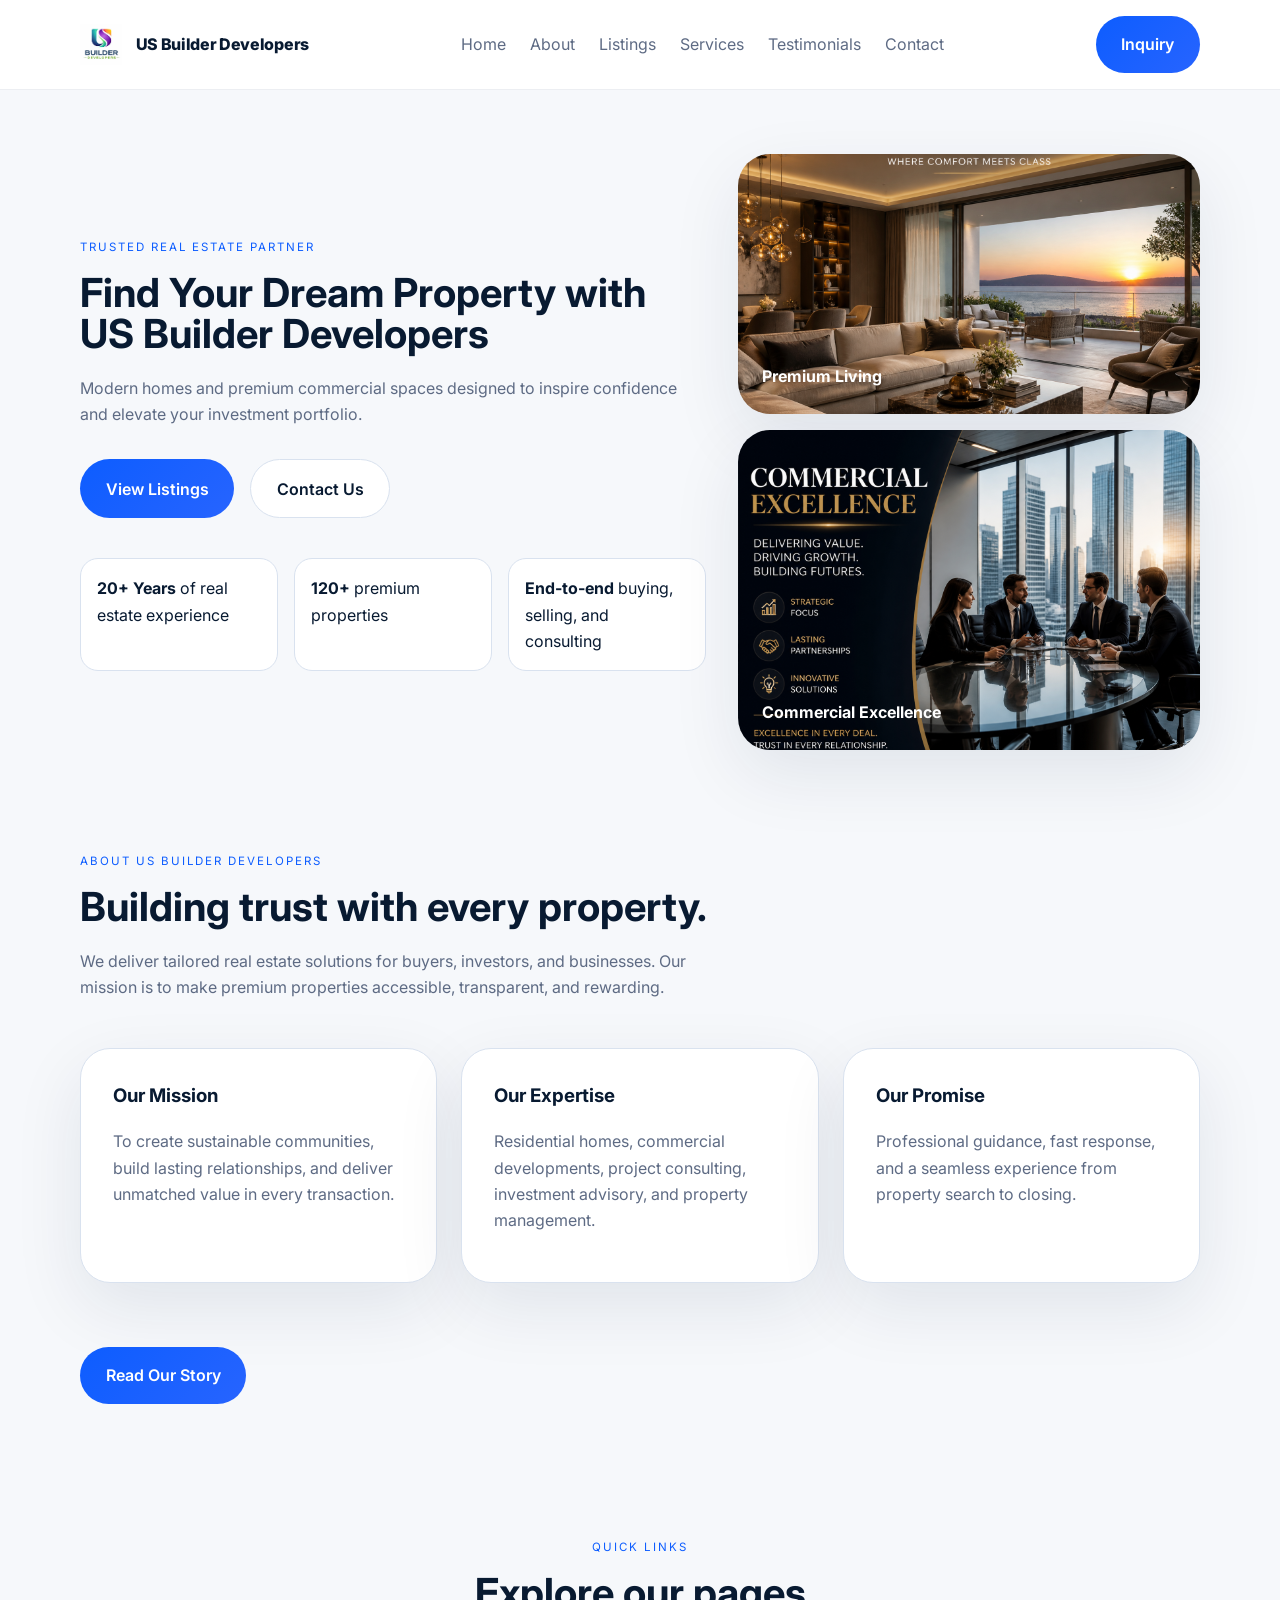
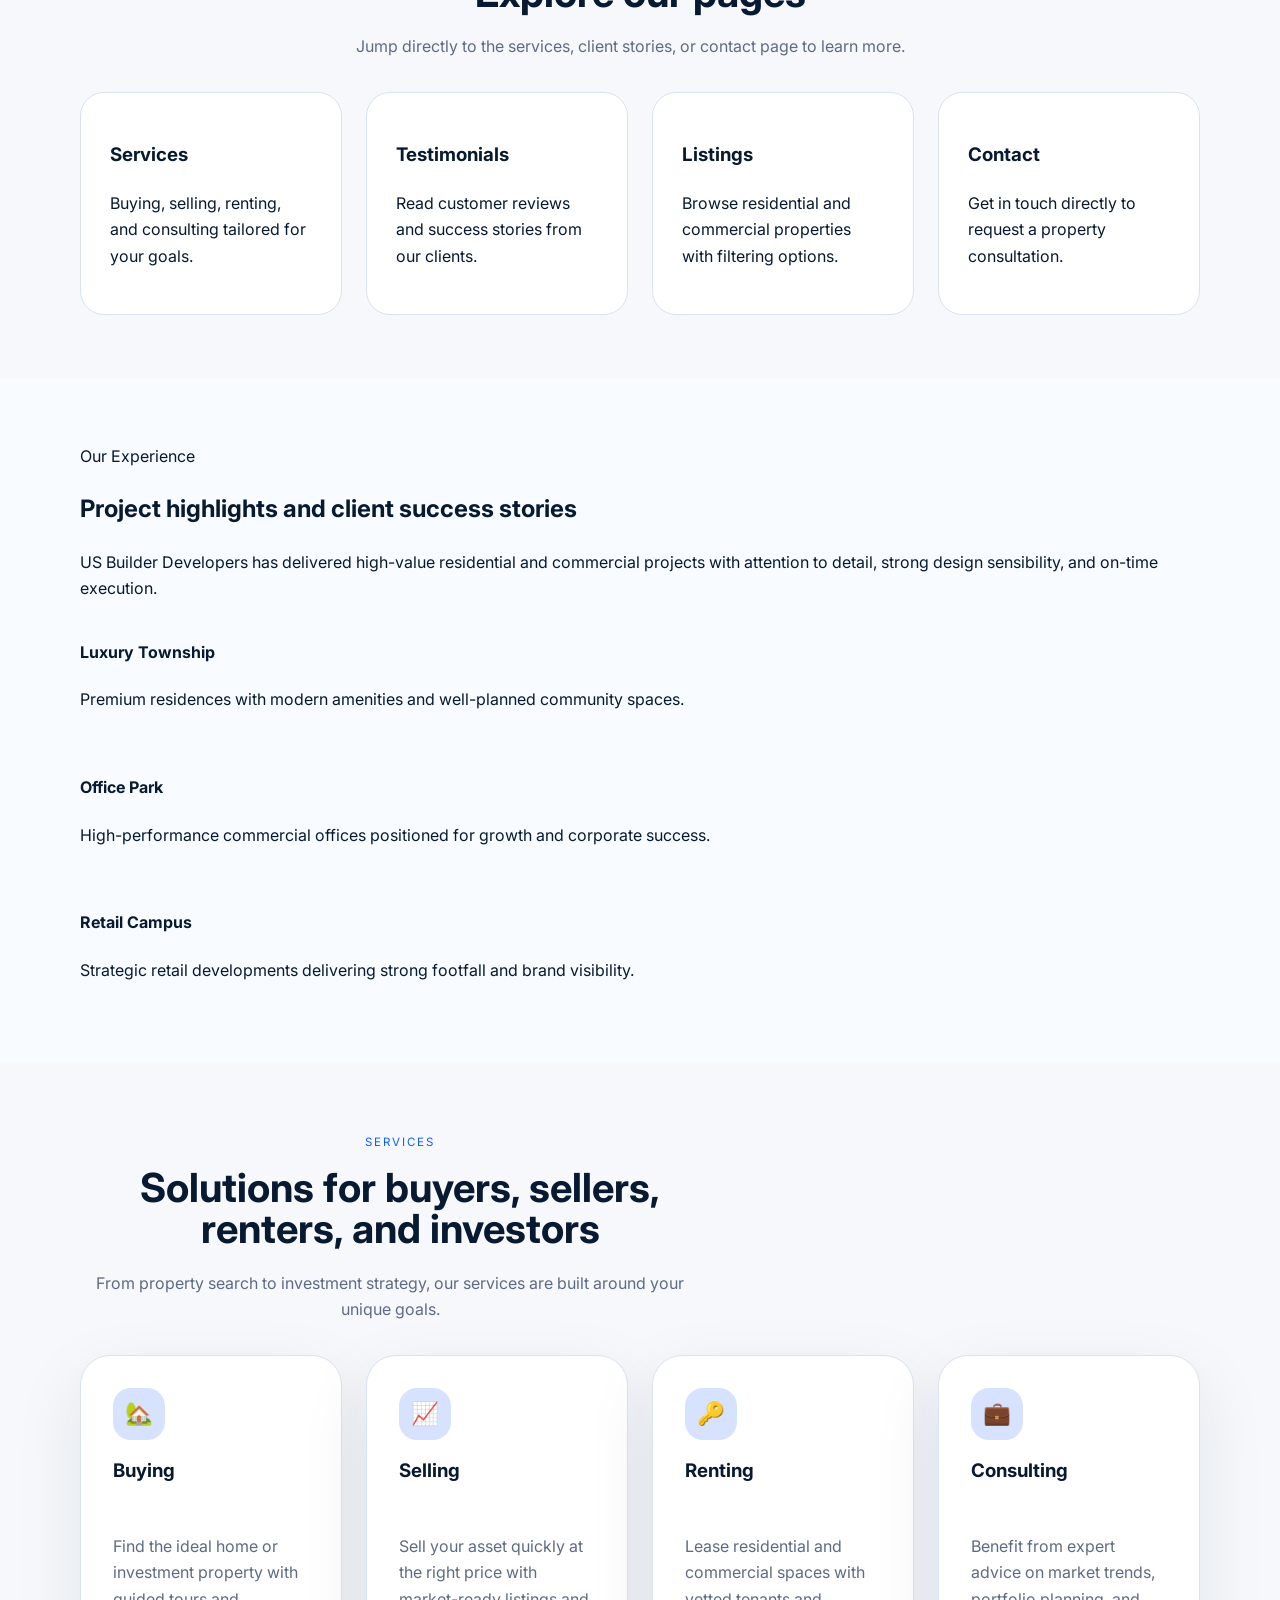
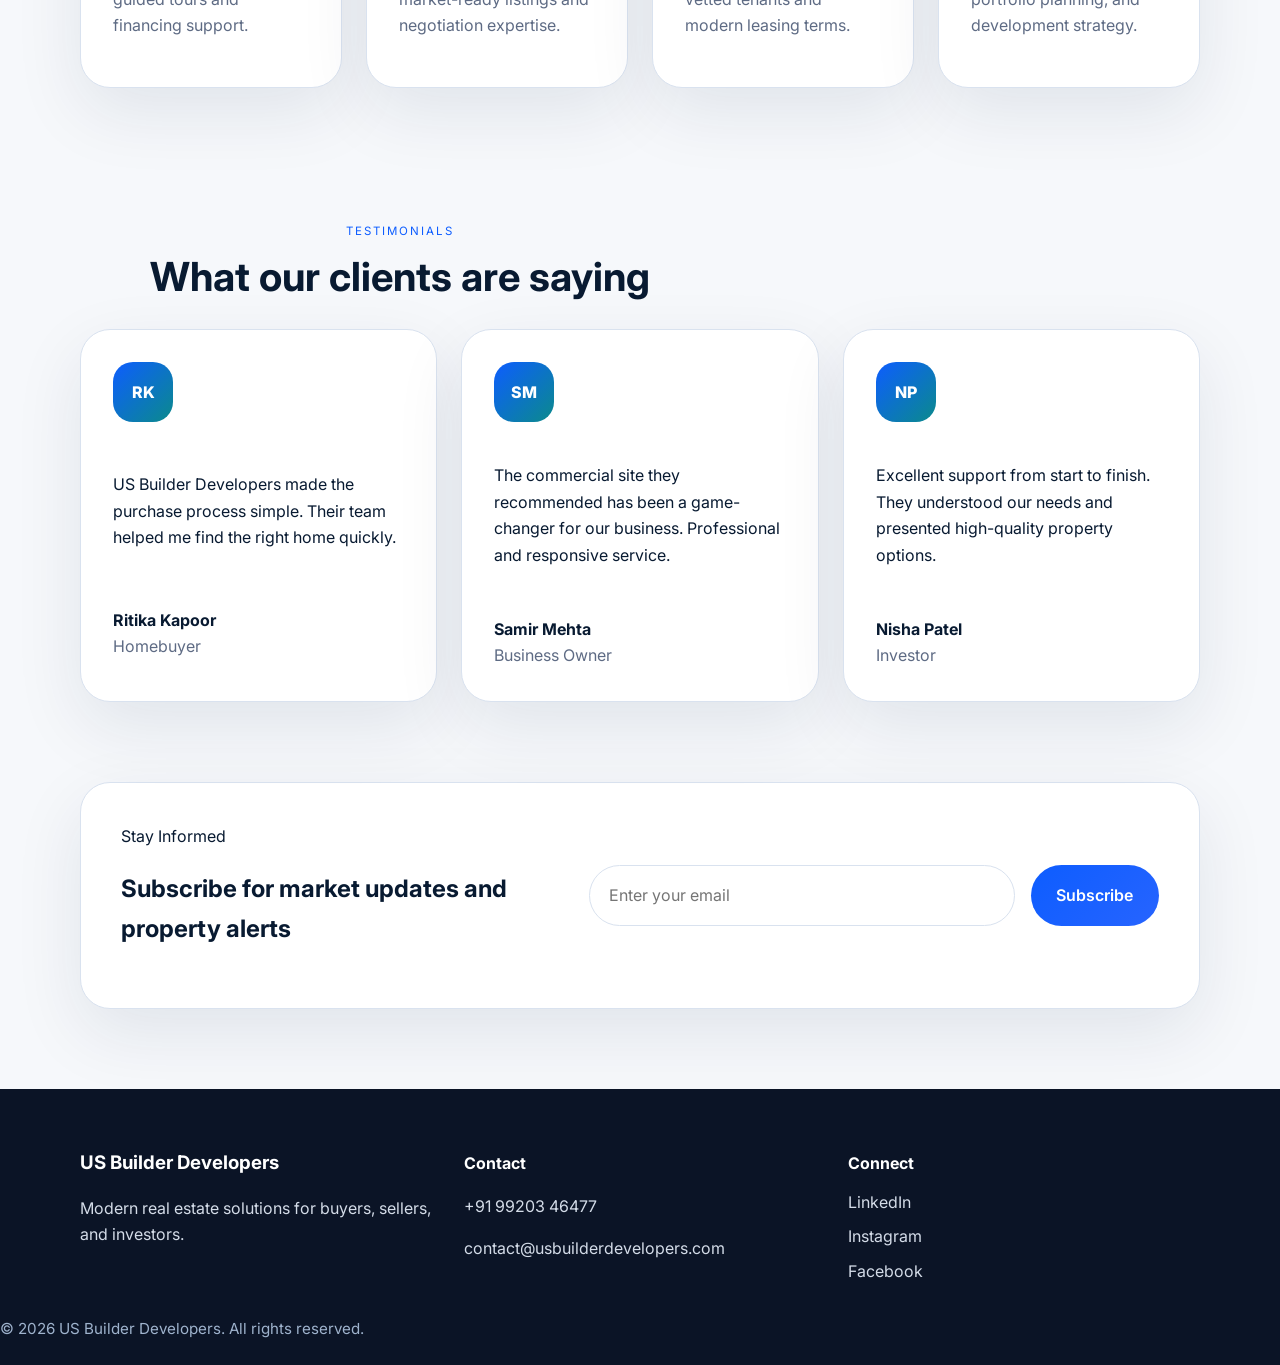
<file: index.html>
<!doctype html>
<html lang="en">
  <head>
    <meta charset="UTF-8" />
    <meta name="viewport" content="width=device-width, initial-scale=1.0" />
    <title>US Builder Developers | Real Estate Experts</title>
    <link rel="preconnect" href="https://fonts.googleapis.com" />
    <link rel="preconnect" href="https://fonts.gstatic.com" crossorigin />
    <link href="https://fonts.googleapis.com/css2?family=Inter:wght@400;500;600;700;800&display=swap" rel="stylesheet" />
    <link rel="stylesheet" href="styles.css" />
  </head>
  <body>
    <header class="site-header">
      <div class="container header-inner">
        <a href="index.html" class="brand">
          <img src="images/logo.jpeg" alt="US Builder Developers logo" class="site-logo" />
          <span>US Builder Developers</span>
        </a>
        <nav class="site-nav">
          <a href="index.html">Home</a>
          <a href="about.html">About</a>
          <a href="listings.html">Listings</a>
          <a href="services.html">Services</a>
          <a href="testimonials.html">Testimonials</a>
          <a href="contact.html">Contact</a>
        </nav>
        <a href="contact.html" class="button button-primary header-cta">Inquiry</a>
      </div>
    </header>

    <main>
      <section class="hero-section">
        <div class="container hero-grid">
          <div class="hero-copy">
            <span class="eyebrow">Trusted Real Estate Partner</span>
            <h1>Find Your Dream Property with US Builder Developers</h1>
            <p>Modern homes and premium commercial spaces designed to inspire confidence and elevate your investment portfolio.</p>
            <div class="hero-actions">
              <a href="listings.html" class="button button-primary">View Listings</a>
              <a href="contact.html" class="button button-outline">Contact Us</a>
            </div>
            <ul class="hero-highlights">
              <li><strong>20+ Years</strong> of real estate experience</li>
              <li><strong>120+</strong> premium properties</li>
              <li><strong>End-to-end</strong> buying, selling, and consulting</li>
            </ul>
          </div>
          <div class="hero-visual">
            <div class="visual-card visual-card-1">
              <div class="visual-label">Premium Living</div>
            </div>
            <div class="visual-card visual-card-2">
              <div class="visual-label">Commercial Excellence</div>
            </div>
          </div>
        </div>
      </section>

      <section class="section" id="about">
        <div class="container section-grid">
          <div class="section-heading">
            <span class="eyebrow">About US Builder Developers</span>
            <h2>Building trust with every property.</h2>
            <p>We deliver tailored real estate solutions for buyers, investors, and businesses. Our mission is to make premium properties accessible, transparent, and rewarding.</p>
          </div>
          <div class="about-cards">
            <article class="feature-card">
              <h3>Our Mission</h3>
              <p>To create sustainable communities, build lasting relationships, and deliver unmatched value in every transaction.</p>
            </article>
            <article class="feature-card">
              <h3>Our Expertise</h3>
              <p>Residential homes, commercial developments, project consulting, investment advisory, and property management.</p>
            </article>
            <article class="feature-card">
              <h3>Our Promise</h3>
              <p>Professional guidance, fast response, and a seamless experience from property search to closing.</p>
            </article>
          </div>
          <div class="section-cta">
            <a href="about.html" class="button button-primary">Read Our Story</a>
          </div>
        </div>
      </section>

      <section class="section quick-links-section">
        <div class="container section-heading center">
          <span class="eyebrow">Quick Links</span>
          <h2>Explore our pages</h2>
          <p>Jump directly to the services, client stories, or contact page to learn more.</p>
        </div>
        <div class="quick-links-grid container">
          <a href="services.html" class="quick-link-card">
            <h3>Services</h3>
            <p>Buying, selling, renting, and consulting tailored for your goals.</p>
          </a>
          <a href="testimonials.html" class="quick-link-card">
            <h3>Testimonials</h3>
            <p>Read customer reviews and success stories from our clients.</p>
          </a>
          <a href="listings.html" class="quick-link-card">
            <h3>Listings</h3>
            <p>Browse residential and commercial properties with filtering options.</p>
          </a>
          <a href="contact.html" class="quick-link-card">
            <h3>Contact</h3>
            <p>Get in touch directly to request a property consultation.</p>
          </a>
        </div>
      </section>

      <section class="section section-alt">
        <div class="container split-grid"
          <div class="testimonial-panel">
            <span class="eyebrow">Our Experience</span>
            <h2>Project highlights and client success stories</h2>
            <p>US Builder Developers has delivered high-value residential and commercial projects with attention to detail, strong design sensibility, and on-time execution.</p>
            <div class="project-list">
              <div>
                <h4>Luxury Township</h4>
                <p>Premium residences with modern amenities and well-planned community spaces.</p>
              </div>
              <div>
                <h4>Office Park</h4>
                <p>High-performance commercial offices positioned for growth and corporate success.</p>
              </div>
              <div>
                <h4>Retail Campus</h4>
                <p>Strategic retail developments delivering strong footfall and brand visibility.</p>
              </div>
            </div>
          </div>
          <div class="image-grid">
            <div class="stacked-image image-1"></div>
            <div class="stacked-image image-2"></div>
            <div class="stacked-image image-3"></div>
          </div>
        </div>
      </section>

      <section class="section" id="services">
        <div class="container">
          <div class="section-heading center">
            <span class="eyebrow">Services</span>
            <h2>Solutions for buyers, sellers, renters, and investors</h2>
            <p>From property search to investment strategy, our services are built around your unique goals.</p>
          </div>
          <div class="service-grid">
            <article class="service-card">
              <div class="icon">🏡</div>
              <h3>Buying</h3>
              <p>Find the ideal home or investment property with guided tours and financing support.</p>
            </article>
            <article class="service-card">
              <div class="icon">📈</div>
              <h3>Selling</h3>
              <p>Sell your asset quickly at the right price with market-ready listings and negotiation expertise.</p>
            </article>
            <article class="service-card">
              <div class="icon">🔑</div>
              <h3>Renting</h3>
              <p>Lease residential and commercial spaces with vetted tenants and modern leasing terms.</p>
            </article>
            <article class="service-card">
              <div class="icon">💼</div>
              <h3>Consulting</h3>
              <p>Benefit from expert advice on market trends, portfolio planning, and development strategy.</p>
            </article>
          </div>
        </div>
      </section>

      <section class="section testimonials-section">
        <div class="container">
          <div class="section-heading center">
            <span class="eyebrow">Testimonials</span>
            <h2>What our clients are saying</h2>
          </div>
          <div class="testimonial-grid">
            <article class="testimonial-card">
              <div class="author-photo"><span>RK</span></div>
              <p>US Builder Developers made the purchase process simple. Their team helped me find the right home quickly.</p>
              <div class="author-meta">
                <strong>Ritika Kapoor</strong>
                <span>Homebuyer</span>
              </div>
            </article>
            <article class="testimonial-card">
              <div class="author-photo"><span>SM</span></div>
              <p>The commercial site they recommended has been a game-changer for our business. Professional and responsive service.</p>
              <div class="author-meta">
                <strong>Samir Mehta</strong>
                <span>Business Owner</span>
              </div>
            </article>
            <article class="testimonial-card">
              <div class="author-photo"><span>NP</span></div>
              <p>Excellent support from start to finish. They understood our needs and presented high-quality property options.</p>
              <div class="author-meta">
                <strong>Nisha Patel</strong>
                <span>Investor</span>
              </div>
            </article>
          </div>
        </div>
      </section>

      <section class="section newsletter-section">
        <div class="container newsletter-card">
          <div>
            <span class="eyebrow">Stay Informed</span>
            <h2>Subscribe for market updates and property alerts</h2>
          </div>
          <form class="newsletter-form">
            <input type="email" placeholder="Enter your email" aria-label="Email address" />
            <button type="submit" class="button button-primary">Subscribe</button>
          </form>
        </div>
      </section>
    </main>

    <footer class="site-footer">
      <div class="container footer-grid">
        <div>
          <h3>US Builder Developers</h3>
          <p>Modern real estate solutions for buyers, sellers, and investors.</p>
        </div>
        <div>
          <h4>Contact</h4>
          <p>+91 99203 46477</p>
          <p>contact@usbuilderdevelopers.com</p>
        </div>
        <div>
          <h4>Connect</h4>
          <div class="social-links">
            <a href="#">LinkedIn</a>
            <a href="#">Instagram</a>
            <a href="#">Facebook</a>
          </div>
        </div>
      </div>
      <div class="footer-note">© 2026 US Builder Developers. All rights reserved.</div>
    </footer>

    <script src="script.js"></script>
  </body>
</html>
</file>
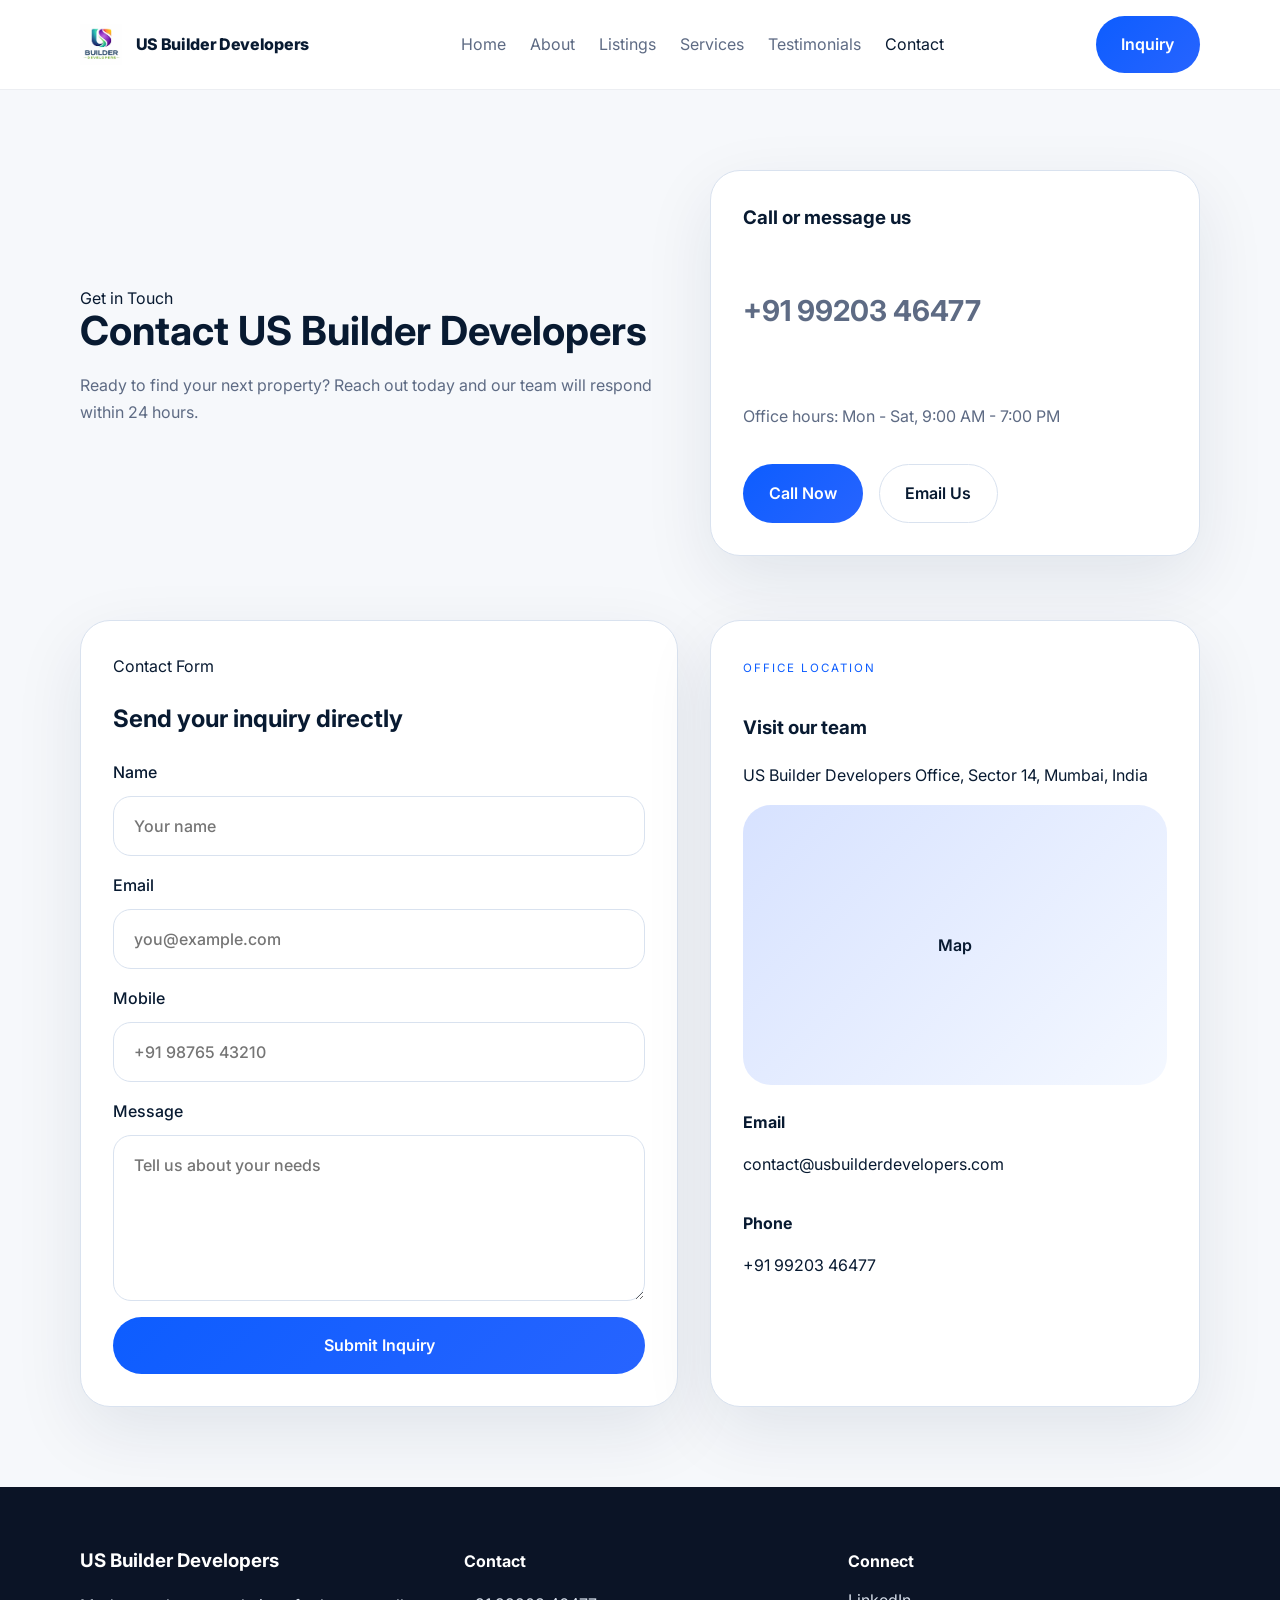
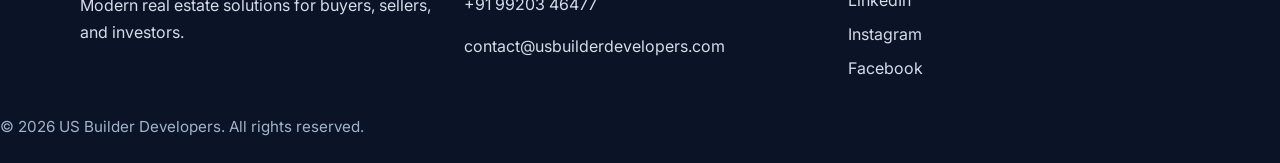
<file: contact.html>
<!doctype html>
<html lang="en">
  <head>
    <meta charset="UTF-8" />
    <meta name="viewport" content="width=device-width, initial-scale=1.0" />
    <title>Contact | US Builder Developers</title>
    <link rel="preconnect" href="https://fonts.googleapis.com" />
    <link rel="preconnect" href="https://fonts.gstatic.com" crossorigin />
    <link href="https://fonts.googleapis.com/css2?family=Inter:wght@400;500;600;700;800&display=swap" rel="stylesheet" />
    <link rel="stylesheet" href="styles.css" />
  </head>
  <body>
    <header class="site-header">
      <div class="container header-inner">
        <a href="index.html" class="brand">
          <img src="images/logo.jpeg" alt="US Builder Developers logo" class="site-logo" />
          <span>US Builder Developers</span>
        </a>
        <nav class="site-nav">
          <a href="index.html">Home</a>
          <a href="about.html">About</a>
          <a href="listings.html">Listings</a>
          <a href="services.html">Services</a>
          <a href="testimonials.html">Testimonials</a>
          <a href="contact.html" class="active">Contact</a>
        </nav>
        <a href="contact.html" class="button button-primary header-cta">Inquiry</a>
      </div>
    </header>

    <main>
      <section class="section contact-hero">
        <div class="container contact-hero-grid">
          <div>
            <span class="eyebrow">Get in Touch</span>
            <h1>Contact US Builder Developers</h1>
            <p>Ready to find your next property? Reach out today and our team will respond within 24 hours.</p>
          </div>
          <div class="contact-info-card">
            <h3>Call or message us</h3>
            <p class="contact-phone">+91 99203 46477</p>
            <p>Office hours: Mon - Sat, 9:00 AM - 7:00 PM</p>
            <div class="contact-actions">
              <a href="tel:+919920346477" class="button button-primary">Call Now</a>
              <a href="mailto:contact@usbuilderdevelopers.com" class="button button-secondary">Email Us</a>
            </div>
          </div>
        </div>
      </section>

      <section class="section contact-section">
        <div class="container contact-grid">
          <div class="contact-form-panel">
            <span class="eyebrow">Contact Form</span>
            <h2>Send your inquiry directly</h2>
            <form class="contact-form">
              <label>
                Name
                <input type="text" placeholder="Your name" required />
              </label>
              <label>
                Email
                <input type="email" placeholder="you@example.com" required />
              </label>
              <label>
                Mobile
                <input type="tel" placeholder="+91 98765 43210" required />
              </label>
              <label>
                Message
                <textarea placeholder="Tell us about your needs" rows="5" required></textarea>
              </label>
              <button type="submit" class="button button-primary">Submit Inquiry</button>
            </form>
          </div>
          <div class="contact-map-panel">
            <span class="eyebrow">Office Location</span>
            <h3>Visit our team</h3>
            <p>US Builder Developers Office, Sector 14, Mumbai, India</p>
            <div class="map-placeholder">
              <div>Map</div>
            </div>
            <div class="contact-extra">
              <div>
                <strong>Email</strong>
                <p>contact@usbuilderdevelopers.com</p>
              </div>
              <div>
                <strong>Phone</strong>
                <p>+91 99203 46477</p>
              </div>
            </div>
          </div>
        </div>
      </section>
    </main>

    <footer class="site-footer">
      <div class="container footer-grid">
        <div>
          <h3>US Builder Developers</h3>
          <p>Modern real estate solutions for buyers, sellers, and investors.</p>
        </div>
        <div>
          <h4>Contact</h4>
          <p>+91 99203 46477</p>
          <p>contact@usbuilderdevelopers.com</p>
        </div>
        <div>
          <h4>Connect</h4>
          <div class="social-links">
            <a href="#">LinkedIn</a>
            <a href="#">Instagram</a>
            <a href="#">Facebook</a>
          </div>
        </div>
      </div>
      <div class="footer-note">© 2026 US Builder Developers. All rights reserved.</div>
    </footer>

    <script src="script.js"></script>
  </body>
</html>
</file>
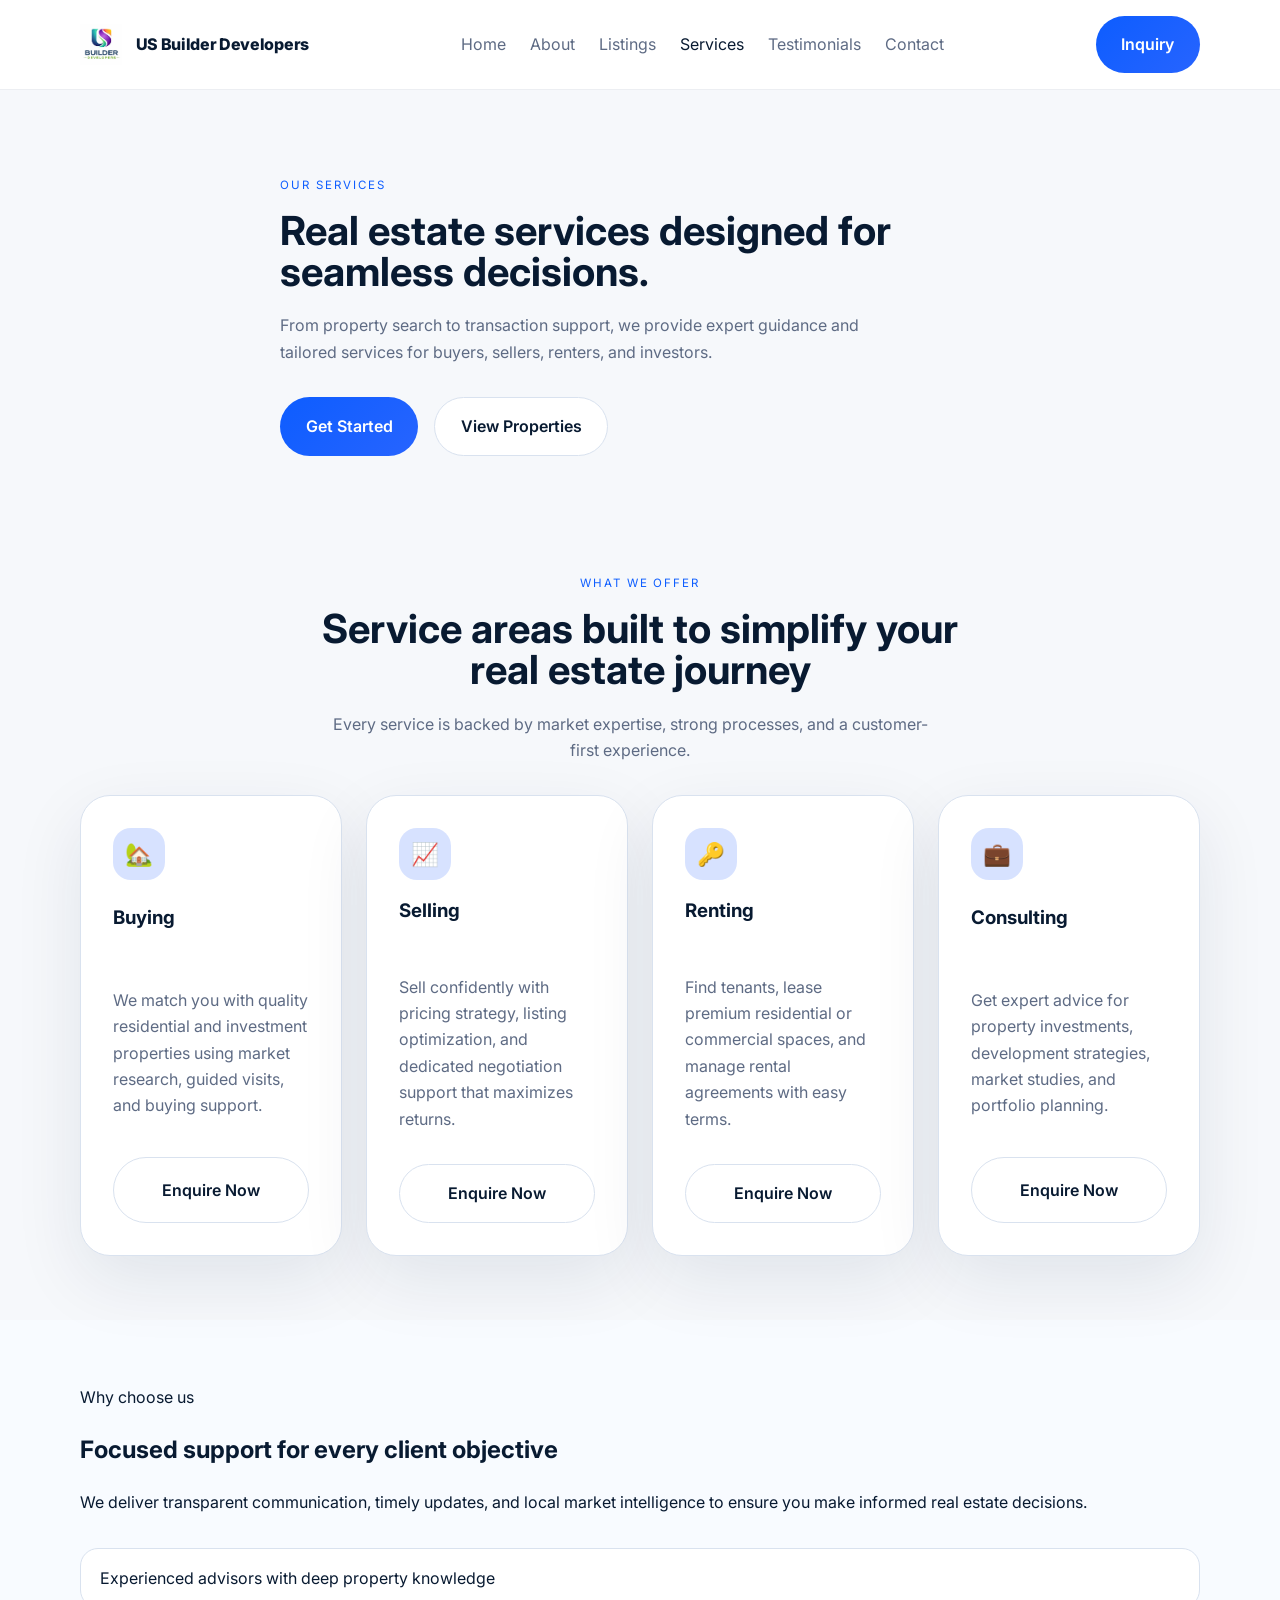
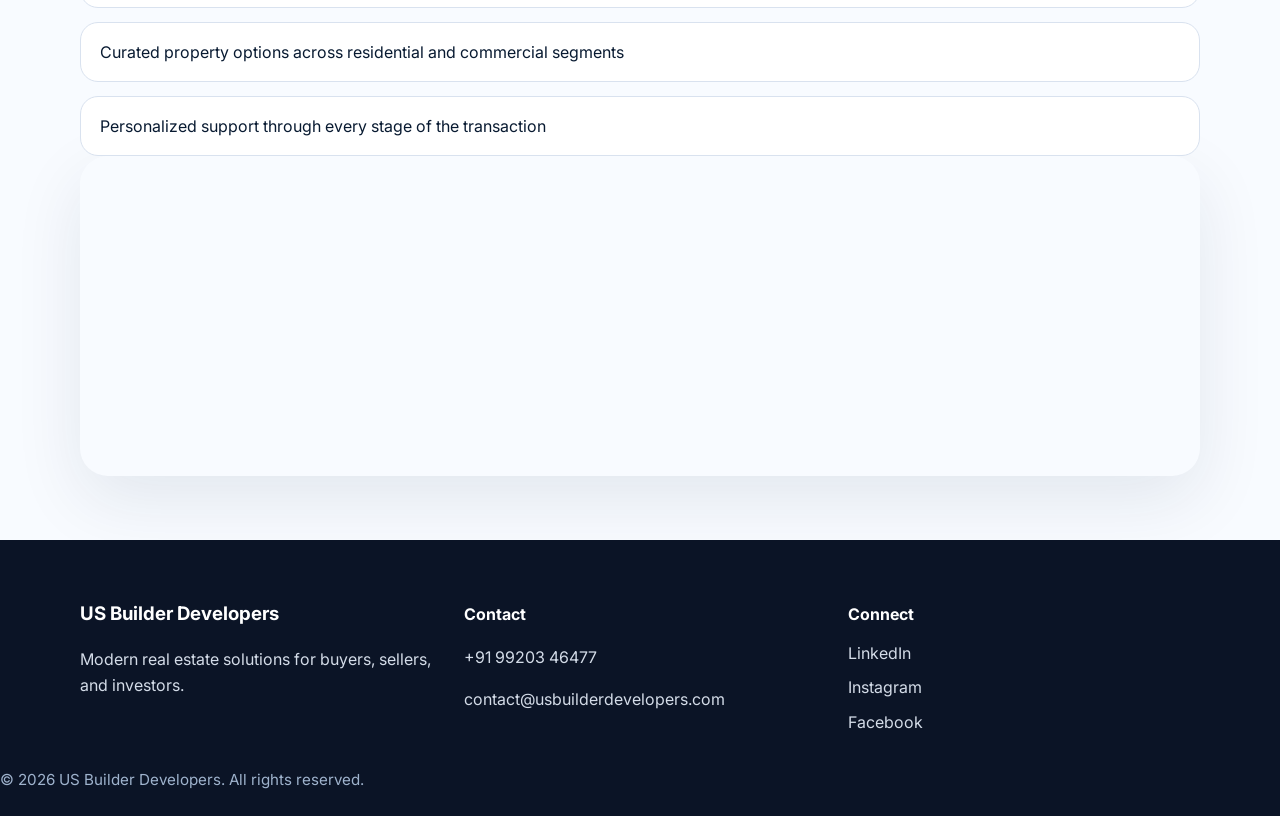
<file: services.html>
<!doctype html>
<html lang="en">
  <head>
    <meta charset="UTF-8" />
    <meta name="viewport" content="width=device-width, initial-scale=1.0" />
    <title>Services | US Builder Developers</title>
    <link rel="preconnect" href="https://fonts.googleapis.com" />
    <link rel="preconnect" href="https://fonts.gstatic.com" crossorigin />
    <link href="https://fonts.googleapis.com/css2?family=Inter:wght@400;500;600;700;800&display=swap" rel="stylesheet" />
    <link rel="stylesheet" href="styles.css" />
  </head>
  <body>
    <header class="site-header">
      <div class="container header-inner">
        <a href="index.html" class="brand">
          <img src="images/logo.jpeg" alt="US Builder Developers logo" class="site-logo" />
          <span>US Builder Developers</span>
        </a>
        <nav class="site-nav">
          <a href="index.html">Home</a>
          <a href="about.html">About</a>
          <a href="listings.html">Listings</a>
          <a href="services.html" class="active">Services</a>
          <a href="testimonials.html">Testimonials</a>
          <a href="contact.html">Contact</a>
        </nav>
        <a href="contact.html" class="button button-primary header-cta">Inquiry</a>
      </div>
    </header>

    <main>
      <section class="page-hero">
        <div class="container hero-copy">
          <span class="eyebrow">Our Services</span>
          <h1>Real estate services designed for seamless decisions.</h1>
          <p>From property search to transaction support, we provide expert guidance and tailored services for buyers, sellers, renters, and investors.</p>
          <div class="hero-actions">
            <a href="contact.html" class="button button-primary">Get Started</a>
            <a href="listings.html" class="button button-outline">View Properties</a>
          </div>
        </div>
      </section>

      <section class="section">
        <div class="container section-heading center">
          <span class="eyebrow">What we offer</span>
          <h2>Service areas built to simplify your real estate journey</h2>
          <p>Every service is backed by market expertise, strong processes, and a customer-first experience.</p>
        </div>
        <div class="service-grid container">
          <article class="service-card">
            <div class="icon">🏡</div>
            <h3>Buying</h3>
            <p>We match you with quality residential and investment properties using market research, guided visits, and buying support.</p>
            <a href="contact.html" class="button button-secondary">Enquire Now</a>
          </article>
          <article class="service-card">
            <div class="icon">📈</div>
            <h3>Selling</h3>
            <p>Sell confidently with pricing strategy, listing optimization, and dedicated negotiation support that maximizes returns.</p>
            <a href="contact.html" class="button button-secondary">Enquire Now</a>
          </article>
          <article class="service-card">
            <div class="icon">🔑</div>
            <h3>Renting</h3>
            <p>Find tenants, lease premium residential or commercial spaces, and manage rental agreements with easy terms.</p>
            <a href="contact.html" class="button button-secondary">Enquire Now</a>
          </article>
          <article class="service-card">
            <div class="icon">💼</div>
            <h3>Consulting</h3>
            <p>Get expert advice for property investments, development strategies, market studies, and portfolio planning.</p>
            <a href="contact.html" class="button button-secondary">Enquire Now</a>
          </article>
        </div>
      </section>

      <section class="section section-alt">
        <div class="container split-grid">
          <div>
            <span class="eyebrow">Why choose us</span>
            <h2>Focused support for every client objective</h2>
            <p>We deliver transparent communication, timely updates, and local market intelligence to ensure you make informed real estate decisions.</p>
            <ul class="feature-list">
              <li>Experienced advisors with deep property knowledge</li>
              <li>Curated property options across residential and commercial segments</li>
              <li>Personalized support through every stage of the transaction</li>
            </ul>
          </div>
          <div class="image-panel image-4"></div>
        </div>
      </section>
    </main>

    <footer class="site-footer">
      <div class="container footer-grid">
        <div>
          <h3>US Builder Developers</h3>
          <p>Modern real estate solutions for buyers, sellers, and investors.</p>
        </div>
        <div>
          <h4>Contact</h4>
          <p>+91 99203 46477</p>
          <p>contact@usbuilderdevelopers.com</p>
        </div>
        <div>
          <h4>Connect</h4>
          <div class="social-links">
            <a href="#">LinkedIn</a>
            <a href="#">Instagram</a>
            <a href="#">Facebook</a>
          </div>
        </div>
      </div>
      <div class="footer-note">© 2026 US Builder Developers. All rights reserved.</div>
    </footer>

    <script src="script.js"></script>
  </body>
</html>
</file>
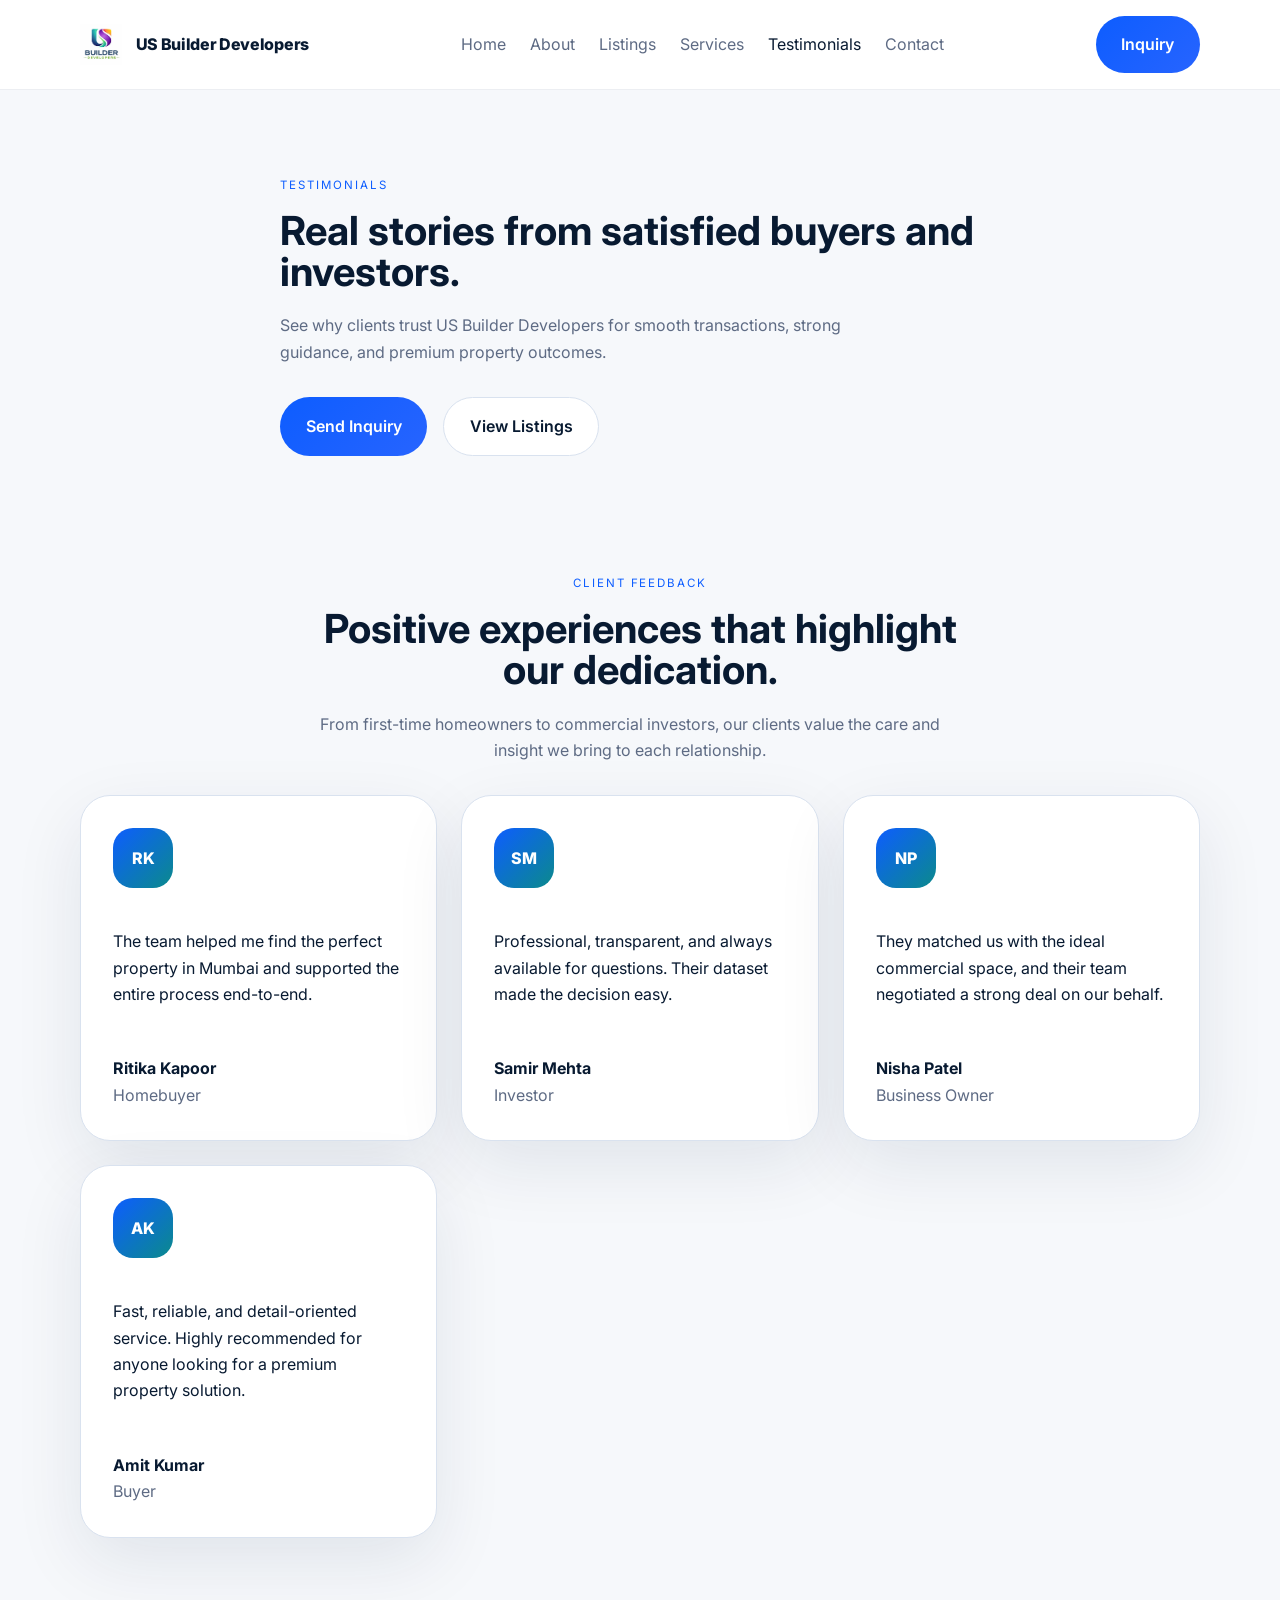
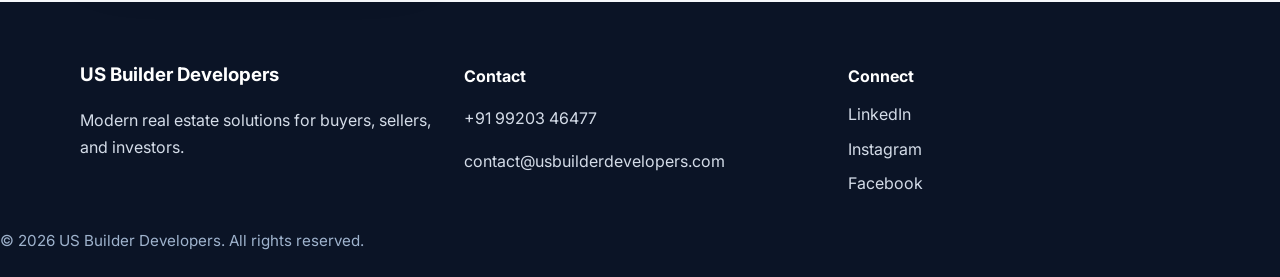
<file: testimonials.html>
<!doctype html>
<html lang="en">
  <head>
    <meta charset="UTF-8" />
    <meta name="viewport" content="width=device-width, initial-scale=1.0" />
    <title>Testimonials | US Builder Developers</title>
    <link rel="preconnect" href="https://fonts.googleapis.com" />
    <link rel="preconnect" href="https://fonts.gstatic.com" crossorigin />
    <link href="https://fonts.googleapis.com/css2?family=Inter:wght@400;500;600;700;800&display=swap" rel="stylesheet" />
    <link rel="stylesheet" href="styles.css" />
  </head>
  <body>
    <header class="site-header">
      <div class="container header-inner">
        <a href="index.html" class="brand">
          <img src="images/logo.jpeg" alt="US Builder Developers logo" class="site-logo" />
          <span>US Builder Developers</span>
        </a>
        <nav class="site-nav">
          <a href="index.html">Home</a>
          <a href="about.html">About</a>
          <a href="listings.html">Listings</a>
          <a href="services.html">Services</a>
          <a href="testimonials.html" class="active">Testimonials</a>
          <a href="contact.html">Contact</a>
        </nav>
        <a href="contact.html" class="button button-primary header-cta">Inquiry</a>
      </div>
    </header>

    <main>
      <section class="page-hero">
        <div class="container hero-copy">
          <span class="eyebrow">Testimonials</span>
          <h1>Real stories from satisfied buyers and investors.</h1>
          <p>See why clients trust US Builder Developers for smooth transactions, strong guidance, and premium property outcomes.</p>
          <div class="hero-actions">
            <a href="contact.html" class="button button-primary">Send Inquiry</a>
            <a href="listings.html" class="button button-outline">View Listings</a>
          </div>
        </div>
      </section>

      <section class="section">
        <div class="container section-heading center">
          <span class="eyebrow">Client feedback</span>
          <h2>Positive experiences that highlight our dedication.</h2>
          <p>From first-time homeowners to commercial investors, our clients value the care and insight we bring to each relationship.</p>
        </div>
        <div class="testimonial-grid container">
          <article class="testimonial-card">
            <div class="author-photo"><span>RK</span></div>
            <p>The team helped me find the perfect property in Mumbai and supported the entire process end-to-end.</p>
            <div class="author-meta">
              <strong>Ritika Kapoor</strong>
              <span>Homebuyer</span>
            </div>
          </article>
          <article class="testimonial-card">
            <div class="author-photo"><span>SM</span></div>
            <p>Professional, transparent, and always available for questions. Their dataset made the decision easy.</p>
            <div class="author-meta">
              <strong>Samir Mehta</strong>
              <span>Investor</span>
            </div>
          </article>
          <article class="testimonial-card">
            <div class="author-photo"><span>NP</span></div>
            <p>They matched us with the ideal commercial space, and their team negotiated a strong deal on our behalf.</p>
            <div class="author-meta">
              <strong>Nisha Patel</strong>
              <span>Business Owner</span>
            </div>
          </article>
          <article class="testimonial-card">
            <div class="author-photo"><span>AK</span></div>
            <p>Fast, reliable, and detail-oriented service. Highly recommended for anyone looking for a premium property solution.</p>
            <div class="author-meta">
              <strong>Amit Kumar</strong>
              <span>Buyer</span>
            </div>
          </article>
        </div>
      </section>
    </main>

    <footer class="site-footer">
      <div class="container footer-grid">
        <div>
          <h3>US Builder Developers</h3>
          <p>Modern real estate solutions for buyers, sellers, and investors.</p>
        </div>
        <div>
          <h4>Contact</h4>
          <p>+91 99203 46477</p>
          <p>contact@usbuilderdevelopers.com</p>
        </div>
        <div>
          <h4>Connect</h4>
          <div class="social-links">
            <a href="#">LinkedIn</a>
            <a href="#">Instagram</a>
            <a href="#">Facebook</a>
          </div>
        </div>
      </div>
      <div class="footer-note">© 2026 US Builder Developers. All rights reserved.</div>
    </footer>

    <script src="script.js"></script>
  </body>
</html>
</file>
<file: styles.css>
:root {
  --bg: #f6f8fb;
  --foreground: #081a31;
  --muted: #5e6b84;
  --surface: #ffffff;
  --surface-strong: #edf2f7;
  --primary: #0d5dff;
  --primary-soft: #d7e2ff;
  --accent: #0b8a8c;
  --border: #d9e2ef;
  --shadow: 0 24px 70px rgba(9, 30, 66, 0.09);
  font-family: 'Inter', sans-serif;
}

* {
  box-sizing: border-box;
}

html {
  scroll-behavior: smooth;
}

body {
  margin: 0;
  background: var(--bg);
  color: var(--foreground);
  font-family: 'Inter', sans-serif;
  line-height: 1.65;
}

a {
  color: inherit;
  text-decoration: none;
}

img {
  max-width: 100%;
  display: block;
}

button,
input,
select,
textarea {
  font: inherit;
}

.container {
  width: min(1120px, calc(100% - 2rem));
  margin: 0 auto;
}

.site-header {
  position: sticky;
  top: 0;
  z-index: 30;
  background: rgba(255,255,255,0.96);
  border-bottom: 1px solid rgba(14, 46, 93, 0.08);
  backdrop-filter: blur(12px);
}

.header-inner {
  display: flex;
  align-items: center;
  justify-content: space-between;
  gap: 1rem;
  padding: 1rem 0;
}

.brand {
  display: inline-flex;
  align-items: center;
  gap: 0.85rem;
  font-size: 1rem;
  font-weight: 800;
  letter-spacing: -.02em;
}

.site-logo {
  width: 42px;
  height: auto;
}

.site-nav {
  display: flex;
  align-items: center;
  gap: 1.5rem;
}

.site-nav a {
  color: var(--muted);
  transition: color .2s ease;
}

.site-nav a:hover,
.site-nav a.active {
  color: var(--foreground);
}

.header-cta {
  white-space: nowrap;
}

.button {
  display: inline-flex;
  align-items: center;
  justify-content: center;
  border: none;
  padding: 0.95rem 1.6rem;
  border-radius: 999px;
  font-weight: 600;
  transition: transform .2s ease, background .2s ease, color .2s ease;
}

.button:hover {
  transform: translateY(-1px);
}

.button-primary {
  background: linear-gradient(135deg, var(--primary), #2764ff);
  color: #fff;
}

.button-secondary,
.button-outline {
  background: #fff;
  color: var(--foreground);
  border: 1px solid var(--border);
}

.button-outline:hover,
.button-secondary:hover {
  background: var(--surface-strong);
}

.hero-section {
  padding: 4rem 0 2rem;
}

.hero-grid {
  display: grid;
  grid-template-columns: 1.15fr 0.85fr;
  gap: 2rem;
  align-items: center;
}

.hero-copy .eyebrow,
.section-heading .eyebrow,
.testimonial-panel .eyebrow,
.contact-map-panel .eyebrow {
  display: inline-flex;
  text-transform: uppercase;
  letter-spacing: 0.17em;
  font-size: 0.72rem;
  color: var(--primary);
  margin-bottom: 1rem;
}

.hero-copy h1,
.section-heading h2,
.contact-hero h1,
.testimonial-panel h2 {
  font-size: clamp(2.5rem, 3vw, 4rem);
  line-height: 1.02;
  margin: 0;
}

.hero-copy p,
.section-heading p,
.testimonial-panel p,
.contact-hero p {
  max-width: 620px;
  margin-top: 1.25rem;
  color: var(--muted);
}

.hero-actions {
  display: flex;
  gap: 1rem;
  flex-wrap: wrap;
  margin-top: 2rem;
}

.hero-highlights {
  display: grid;
  grid-template-columns: repeat(3, minmax(0, 1fr));
  gap: 1rem;
  list-style: none;
  padding: 0;
  margin: 2.5rem 0 0;
}

.hero-highlights li {
  background: var(--surface);
  border: 1px solid var(--border);
  border-radius: 18px;
  padding: 1rem;
  color: var(--foreground);
}

.hero-visual {
  display: grid;
  gap: 1rem;
}

.visual-card {
  min-height: 260px;
  border-radius: 32px;
  overflow: hidden;
  position: relative;
  box-shadow: var(--shadow);
  background-size: cover;
  background-position: center;
}

.visual-card-1 {
  background-image: url('images/premium-living.png'), radial-gradient(circle at top left, rgba(13,93,255,0.1), transparent 60%), linear-gradient(180deg, rgba(55,86,240,0.3) 0%, rgba(13,64,125,0.4) 100%);
}

.visual-card-2 {
  background-image: url('images/commercial-excellence.png'), radial-gradient(circle at bottom right, rgba(11,138,140,0.15), transparent 50%), linear-gradient(180deg, rgba(15,70,101,0.4) 0%, rgba(7,40,61,0.5) 100%);
  min-height: 320px;
}

.visual-label {
  position: absolute;
  left: 1.5rem;
  bottom: 1.5rem;
  color: #fff;
  font-weight: 700;
  font-size: 1rem;
}

.section {
  padding: 4rem 0;
}

.section-alt {
  background: #f8fbff;
}

.section-grid {
  display: grid;
  gap: 2rem;
}

.section-heading {
  max-width: 640px;
}

.section-heading.center {
  text-align: center;
  margin-bottom: 2rem;
}

.about-cards,
.service-grid,
.testimonial-grid,
.project-list {
  display: grid;
  gap: 1.5rem;
}

.about-cards {
  grid-template-columns: repeat(3, minmax(0, 1fr));
}

.feature-card,
.service-card,
.testimonial-card,
.contact-info-card,
.newsletter-card,
.property-card,
.contact-form-panel,
.contact-map-panel {
  background: var(--surface);
  border: 1px solid var(--border);
  border-radius: 30px;
  padding: 2rem;
  box-shadow: var(--shadow);
}

.feature-card h3,
.service-card h3,
.property-card h3,
.contact-info-card h3 {
  margin-top: 0;
  margin-bottom: 0.9rem;
}

.feature-card p,
.service-card p,
.property-card p,
.contact-info-card p {
  color: var(--muted);
}

.service-grid {
  grid-template-columns: repeat(4, minmax(0, 1fr));
}

.service-card {
  display: grid;
  gap: 1rem;
}

.service-card .icon {
  width: 52px;
  height: 52px;
  border-radius: 18px;
  display: grid;
  place-items: center;
  background: var(--primary-soft);
  font-size: 1.4rem;
}

.testimonials-section {
  padding-bottom: 1rem;
}

.testimonial-grid {
  grid-template-columns: repeat(3, minmax(0, 1fr));
}

.testimonial-card {
  display: grid;
  gap: 1.5rem;
}

.author-photo {
  width: 60px;
  height: 60px;
  border-radius: 20px;
  background: linear-gradient(135deg, #0d5dff, #0b8a8c);
  color: #fff;
  display: grid;
  place-items: center;
  font-weight: 800;
  font-size: 1rem;
}

.author-meta strong {
  display: block;
  margin-top: 0.5rem;
}

.author-meta span {
  color: var(--muted);
}

.newsletter-section {
  padding-bottom: 5rem;
}

.newsletter-card {
  display: flex;
  align-items: center;
  justify-content: space-between;
  gap: 1.5rem;
  padding: 2.5rem;
}

.newsletter-form {
  display: grid;
  grid-template-columns: 1fr auto;
  gap: 1rem;
  width: min(720px, 100%);
}

.newsletter-form input {
  width: 100%;
  border: 1px solid var(--border);
  border-radius: 999px;
  padding: 1rem 1.2rem;
  background: #fff;
}

.site-footer {
  background: #0b1426;
  color: #dbe2ef;
  padding: 2.5rem 0 1.5rem;
}

.footer-grid {
  display: grid;
  grid-template-columns: repeat(3, minmax(0, 1fr));
  gap: 2rem;
  align-items: start;
}

.site-footer h3,
.site-footer h4 {
  color: #ffffff;
  margin-bottom: 0.75rem;
}

.site-footer p,
.site-footer a {
  color: #d4dce8;
}

.social-links {
  display: flex;
  flex-direction: column;
  gap: 0.5rem;
}

.footer-note {
  margin-top: 2rem;
  color: #9fb3cd;
  font-size: 0.95rem;
}

.listings-hero {
  padding: 5rem 0 2rem;
  background: linear-gradient(180deg, rgba(13,93,255,0.1), transparent 90%);
}

.filter-panel {
  padding: 1.5rem 0 0;
}

.filter-grid {
  display: grid;
  grid-template-columns: repeat(3, minmax(0, 1fr));
  gap: 1rem;
}

.filter-group {
  display: grid;
  gap: 0.75rem;
}

.filter-group label {
  color: var(--muted);
  font-size: 0.95rem;
}

.filter-group select {
  width: 100%;
  padding: 1rem 1.2rem;
  border: 1px solid var(--border);
  border-radius: 18px;
  background: #fff;
}

.properties-section {
  padding: 2rem 0 5rem;
}

.property-grid {
  display: grid;
  gap: 1.5rem;
}

.property-card {
  overflow: hidden;
  display: grid;
  grid-template-columns: 1fr;
}

.property-image {
  min-height: 240px;
  position: relative;
  background-size: cover;
  background-position: center;
}

.property-tag {
  position: absolute;
  top: 1rem;
  left: 1rem;
  background: rgba(255,255,255,0.9);
  color: var(--foreground);
  padding: 0.55rem 0.9rem;
  border-radius: 999px;
  font-size: 0.8rem;
  font-weight: 700;
}

.property-body {
  padding: 1.75rem;
  display: grid;
  gap: 1rem;
}

.property-meta {
  color: var(--primary);
  font-weight: 600;
}

.property-features {
  display: flex;
  flex-wrap: wrap;
  gap: 0.75rem;
  list-style: none;
  padding: 0;
  margin: 0;
}

.property-features li {
  background: var(--surface-strong);
  color: var(--foreground);
  border-radius: 999px;
  padding: 0.65rem 0.9rem;
  font-size: 0.9rem;
}

.image-residential-1 {
  background-image: linear-gradient(180deg, rgba(13,93,255,0.18), rgba(13,93,255,0.02)), url('images/residential-1.jpg');
}

.image-commercial-1 {
  background-image: linear-gradient(180deg, rgba(11,138,140,0.2), rgba(11,138,140,0.05)), url('images/commercial-1.jpg');
}

.image-residential-2 {
  background-image: linear-gradient(180deg, rgba(13,93,255,0.18), rgba(13,93,255,0.02)), url('images/residential-2.jpg');
}

.image-commercial-2 {
  background-image: linear-gradient(180deg, rgba(11,138,140,0.2), rgba(11,138,140,0.05)), url('images/commercial-2.jpg');
}

.image-residential-3 {
  background-image: linear-gradient(180deg, rgba(13,93,255,0.18), rgba(13,93,255,0.02)), url('images/residential-3.jpg');
}

.contact-hero {
  padding: 5rem 0 2rem;
}

.contact-hero-grid {
  display: grid;
  grid-template-columns: 1.1fr 0.9fr;
  gap: 2rem;
  align-items: center;
}

.contact-info-card {
  display: grid;
  gap: 1.2rem;
}

.contact-phone {
  font-size: 1.8rem;
  font-weight: 700;
  color: var(--primary);
}

.contact-actions {
  display: flex;
  gap: 1rem;
  flex-wrap: wrap;
}

.contact-section {
  padding: 2rem 0 5rem;
}

.contact-grid {
  display: grid;
  grid-template-columns: 1.1fr 0.9fr;
  gap: 2rem;
}

.contact-form-panel form {
  display: grid;
  gap: 1rem;
}

.contact-form label {
  display: grid;
  gap: 0.65rem;
  color: var(--foreground);
  font-weight: 500;
}

.contact-form input,
.contact-form textarea {
  width: 100%;
  border: 1px solid var(--border);
  border-radius: 18px;
  padding: 1rem 1.25rem;
  background: #fff;
}

.map-placeholder {
  min-height: 280px;
  border-radius: 28px;
  background: linear-gradient(135deg, #d7e2ff, #f4f8ff);
  display: grid;
  place-items: center;
  color: var(--foreground);
  font-weight: 600;
}

.contact-extra {
  display: grid;
  gap: 1rem;
  margin-top: 1.5rem;
}

.contact-extra strong {
  display: block;
  margin-bottom: 0.3rem;
}

@media (max-width: 960px) {
  .hero-grid,
  .split-grid,
  .service-grid,
  .testimonial-grid,
  .filter-grid,
  .contact-hero-grid,
  .contact-grid,
  .footer-grid {
    grid-template-columns: 1fr;
  }

  .about-cards {
    grid-template-columns: 1fr;
  }

  .service-grid {
    grid-template-columns: repeat(2, minmax(0, 1fr));
  }
}

@media (max-width: 720px) {
  .header-inner {
    flex-direction: column;
    align-items: stretch;
  }

  .site-nav {
    flex-wrap: wrap;
    justify-content: center;
  }

  .hero-highlights,
  .testimonial-grid,
  .service-grid,
  .project-list {
    grid-template-columns: 1fr;
  }

  .newsletter-card,
  .contact-hero-grid,
  .contact-grid,
  .filter-grid {
    display: grid;
  }

  .newsletter-form {
    grid-template-columns: 1fr;
  }
}

.page-hero {
  padding: 5rem 0 3rem;
}

.page-hero .hero-copy {
  max-width: 720px;
}

.featured-grid,
.quick-links-grid,
.timeline-grid,
.project-cards,
.grid {
  display: grid;
  gap: 1.5rem;
}

.featured-grid {
  grid-template-columns: repeat(3, minmax(0, 1fr));
  margin-top: 2rem;
}

.featured-card {
  overflow: hidden;
  border-radius: 28px;
  padding: 0;
}

.featured-card .property-body {
  padding: 1.75rem;
}

.quick-links-grid {
  grid-template-columns: repeat(4, minmax(0, 1fr));
  margin-top: 2rem;
}

.quick-link-card {
  background: var(--surface);
  border: 1px solid var(--border);
  border-radius: 24px;
  padding: 1.8rem;
  color: var(--foreground);
  transition: transform .2s ease, border-color .2s ease;
}

.quick-link-card:hover {
  transform: translateY(-2px);
  border-color: var(--primary);
}

.timeline-grid {
  grid-template-columns: repeat(4, minmax(0, 1fr));
  margin-top: 2rem;
}

.timeline-item {
  border-radius: 24px;
  padding: 2rem;
  background: var(--surface);
  border: 1px solid var(--border);
}

.timeline-step {
  display: inline-flex;
  align-items: center;
  justify-content: center;
  width: 2.5rem;
  height: 2.5rem;
  border-radius: 50%;
  background: var(--primary);
  color: #fff;
  font-weight: 700;
  margin-bottom: 1rem;
}

.project-cards {
  grid-template-columns: repeat(3, minmax(0, 1fr));
  margin-top: 2rem;
}

.project-card {
  position: relative;
  min-height: 260px;
  border-radius: 28px;
  overflow: hidden;
  box-shadow: var(--shadow);
  background-size: cover;
  background-position: center;
}

.project-card .project-label {
  position: absolute;
  left: 1.5rem;
  bottom: 1.5rem;
  background: rgba(9, 93, 255, 0.86);
  color: #fff;
  padding: 0.8rem 1rem;
  border-radius: 999px;
  font-weight: 600;
}

.project-1 {
  background-image: linear-gradient(180deg, rgba(13,93,255,0.15), rgba(13,93,255,0.08)), url('images/project-1.jpg');
}

.project-2 {
  background-image: linear-gradient(180deg, rgba(11,138,140,0.18), rgba(11,138,140,0.08)), url('images/project-2.jpg');
}

.project-3 {
  background-image: linear-gradient(180deg, rgba(13,93,255,0.14), rgba(13,93,255,0.06)), url('images/project-3.jpg');
}

.feature-list {
  list-style: none;
  padding: 0;
  margin: 2rem 0 0;
  display: grid;
  gap: 0.85rem;
}

.feature-list li {
  background: var(--surface);
  border: 1px solid var(--border);
  border-radius: 18px;
  padding: 1rem 1.2rem;
}

.image-panel {
  min-height: 320px;
  border-radius: 28px;
  background-size: cover;
  background-position: center;
  box-shadow: var(--shadow);
}

.image-4 {
  background-image: url('https://images.unsplash.com/photo-1494526585095-c41746248156?auto=format&fit=crop&w=1200&q=80');
}

.property-footer {
  display: grid;
  gap: 1rem;
  margin-top: 1rem;
}

.property-map-mini {
  min-height: 120px;
  border-radius: 20px;
  background: linear-gradient(135deg, rgba(13,93,255,0.12), #f8fbff);
  display: grid;
  place-items: center;
  color: var(--foreground);
  font-weight: 600;
}

.section-cta {
  margin-top: 2rem;
}

@media (max-width: 960px) {
  .featured-grid,
  .quick-links-grid,
  .timeline-grid,
  .project-cards {
    grid-template-columns: 1fr;
  }
}

@media (max-width: 720px) {
  .quick-links-grid,
  .featured-grid,
  .timeline-grid,
  .project-cards {
    grid-template-columns: 1fr;
  }
}
</file>
